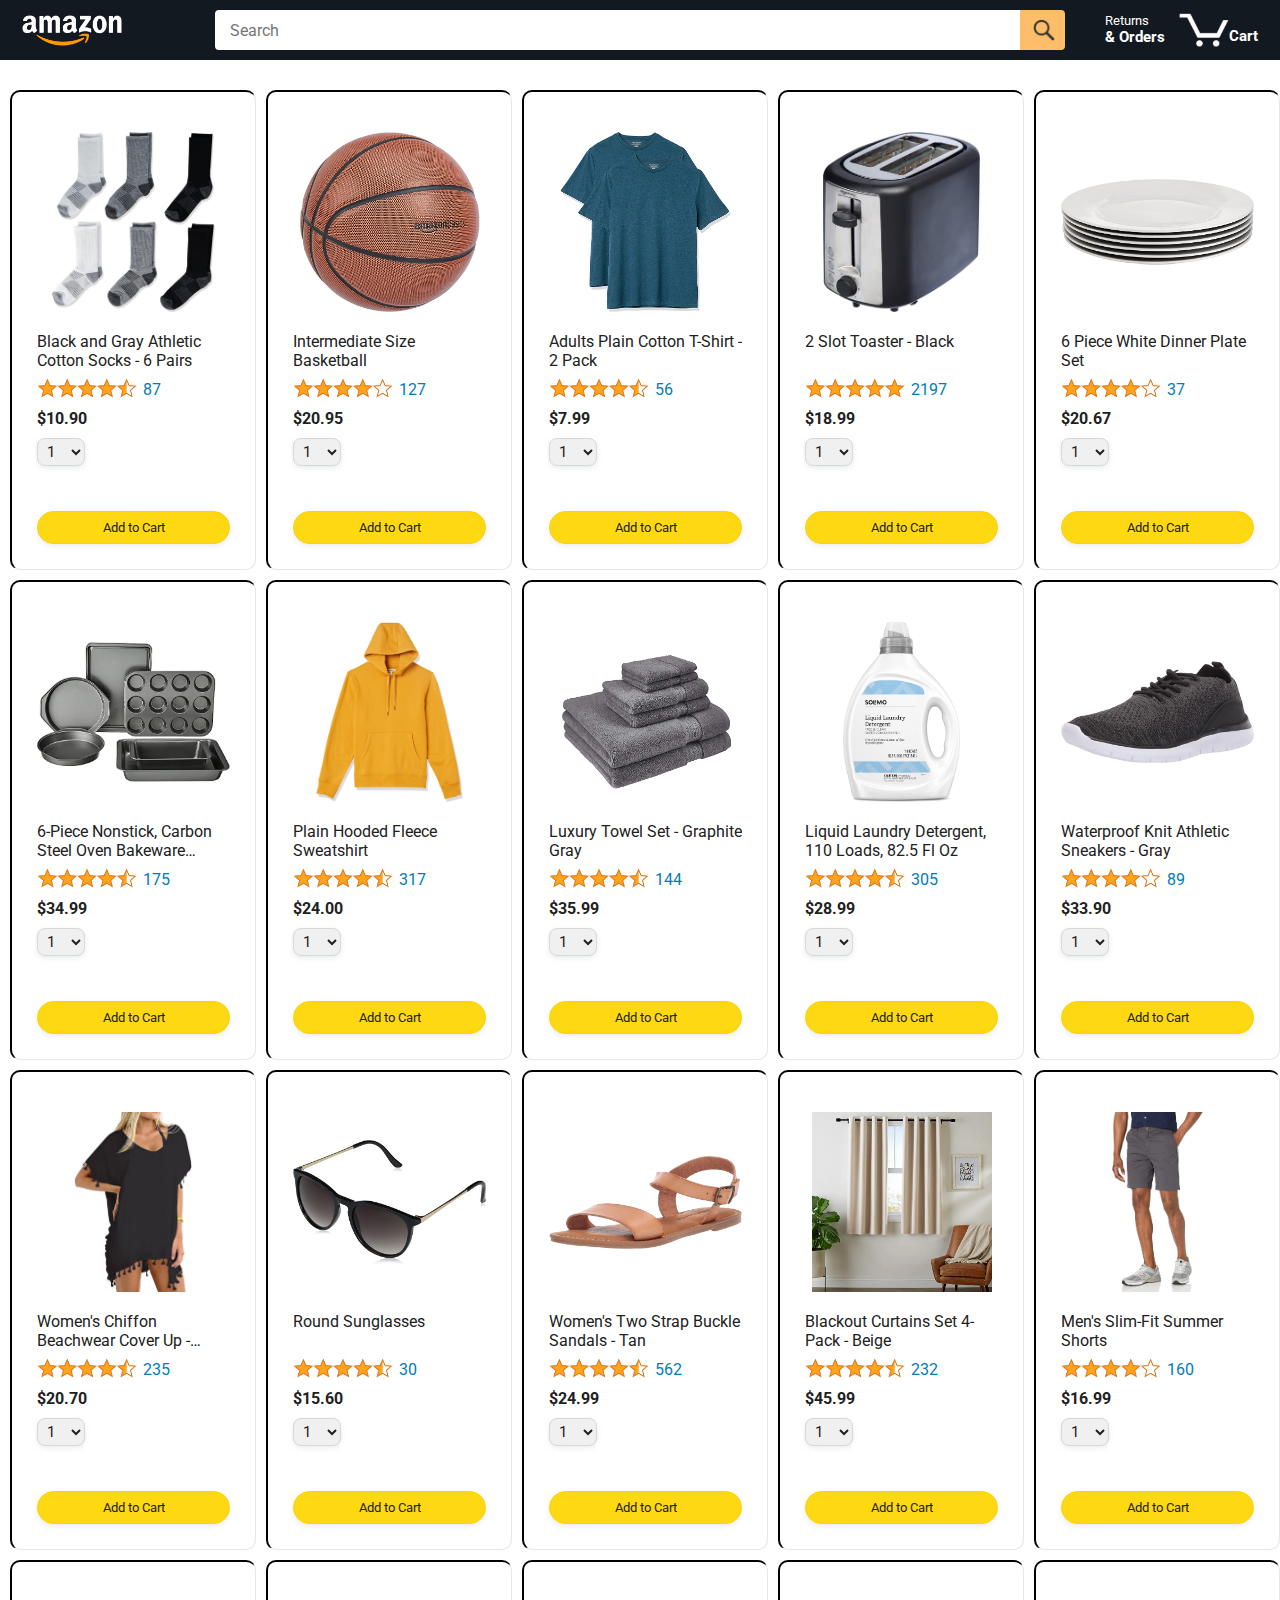
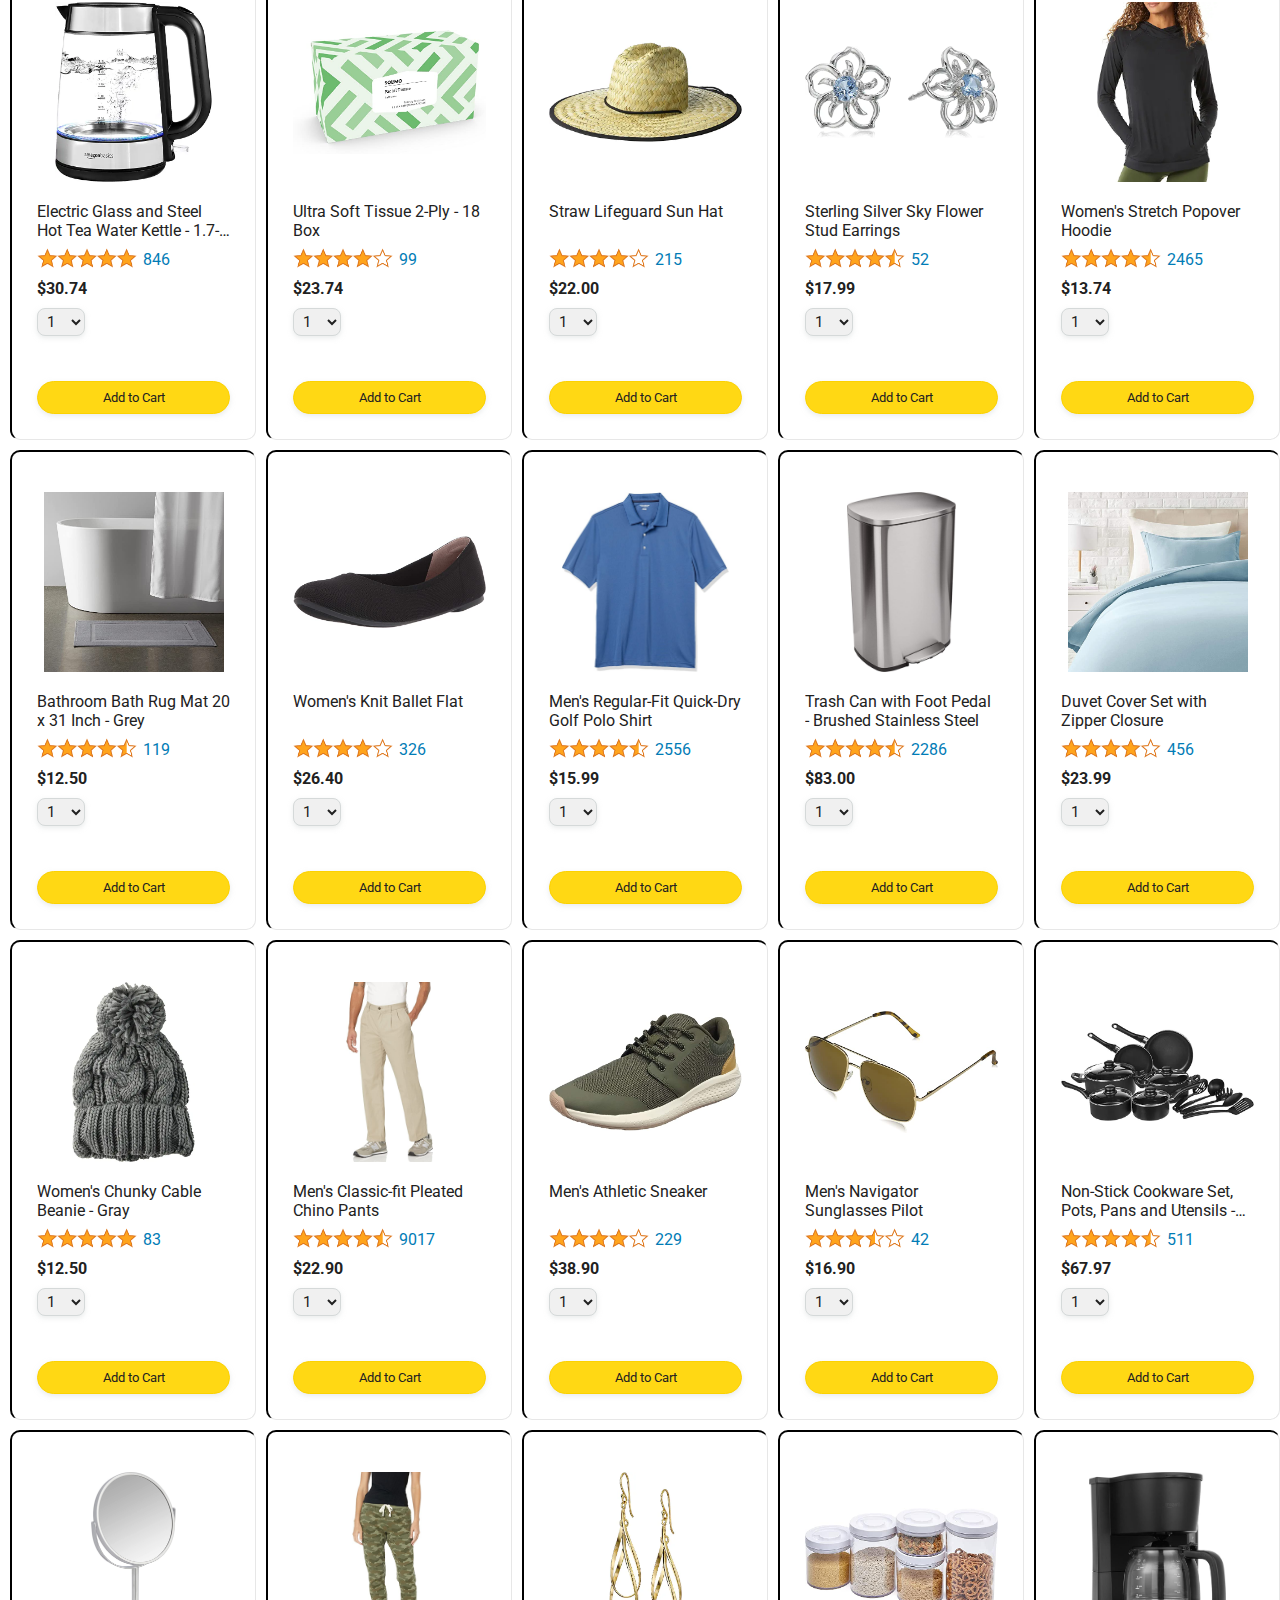
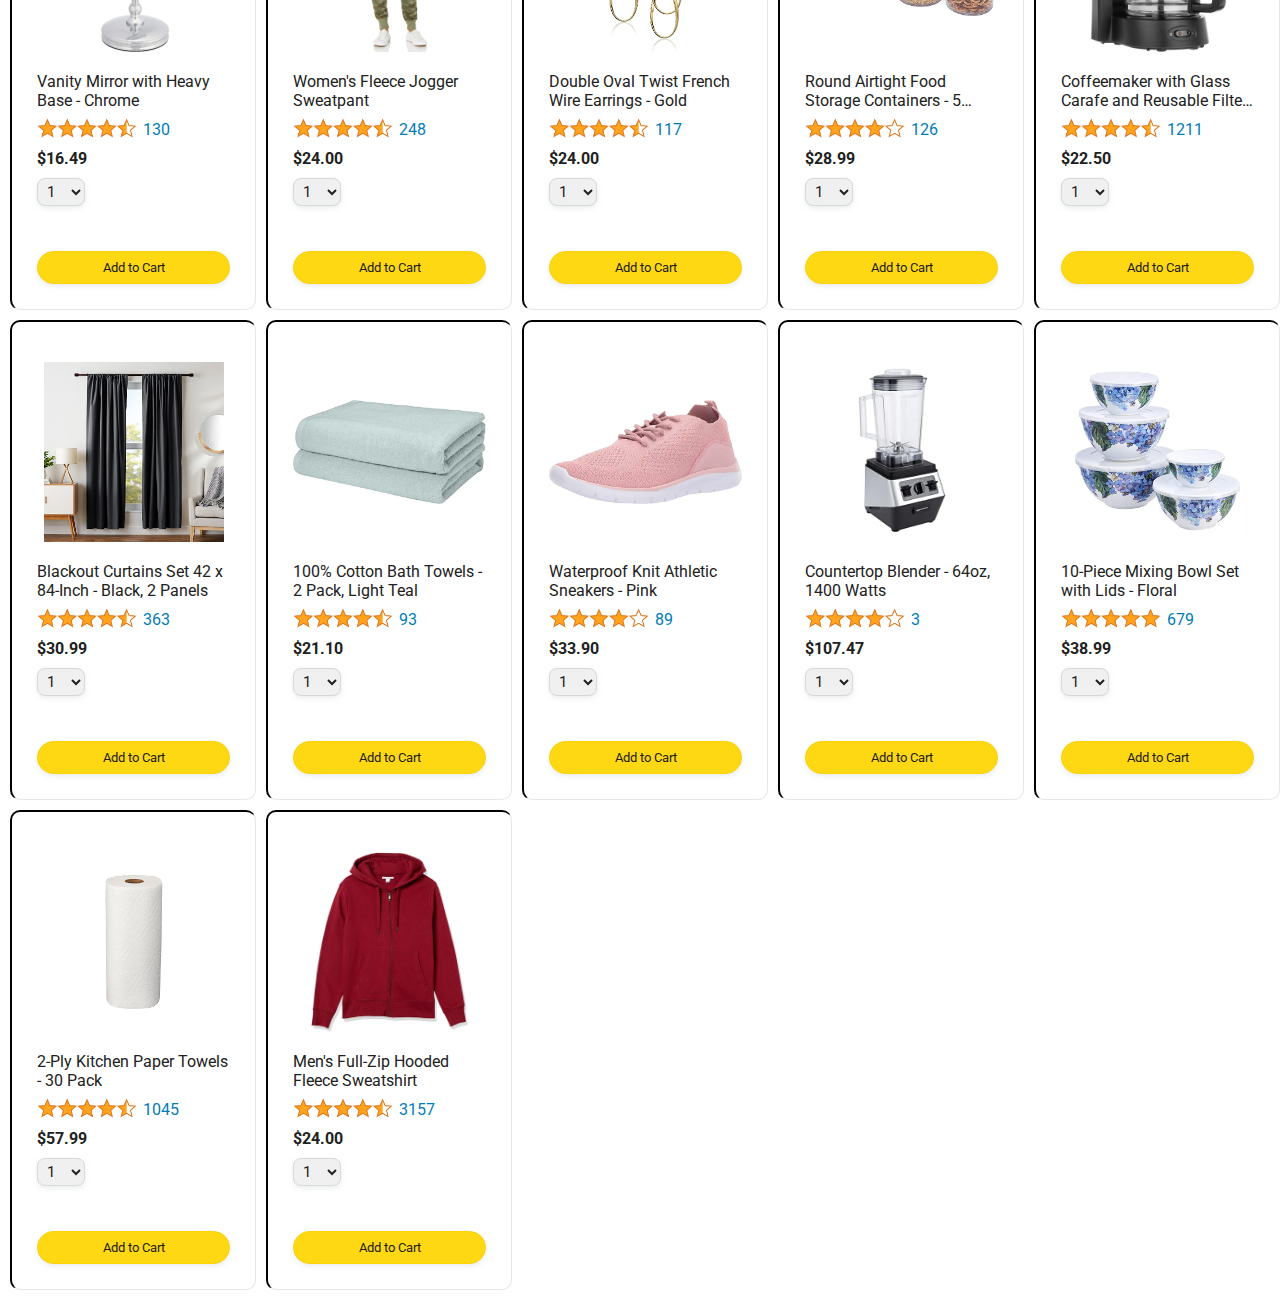
<file: index.html>
<!DOCTYPE html>
<html lang="en">
  <head>
    <title>Complex E-commerce Website</title>

    <!-- This code is needed for responsive design to work.
      (Responsive design = make the website look good on
      smaller screen sizes like a phone or a tablet). -->
    <meta name="viewport" content="width=device-width, initial-scale=1">

    <!-- Load a font called Roboto from Google Fonts. -->
    <link rel="preconnect" href="https://fonts.googleapis.com">
    <link rel="preconnect" href="https://fonts.gstatic.com" crossorigin>
    <link href="https://fonts.googleapis.com/css2?family=Roboto:wght@400;500;700&display=swap" rel="stylesheet">

    <!-- Here are the CSS files for this page. -->
    <link rel="stylesheet" href="styles/shared/general.css">
    <link rel="stylesheet" href="styles/shared/amazon-header.css">
    <link rel="stylesheet" href="styles/pages/amazon.css">
  </head>
  <body>
    <div class="amazon-header">
      <div class="amazon-header-left-section">
        <a href="index.html" class="header-link">
          <img class="amazon-logo"
            src="images/amazon-logo-white.png">
          <img class="amazon-mobile-logo"
            src="images/amazon-mobile-logo-white.png">
        </a>
      </div>

      <div class="amazon-header-middle-section">
        <input class="search-bar" type="text" placeholder="Search">

        <button class="search-button">
          <img class="search-icon" src="images/icons/search-icon.png">
        </button>
      </div>

      <div class="amazon-header-right-section">
        <a class="orders-link header-link" href="orders.html">
          <span class="returns-text">Returns</span>
          <span class="orders-text">& Orders</span>
        </a>

        <a class="cart-link header-link" href="checkout.html">
          <img class="cart-icon" src="images/icons/cart-icon.png">
          <div class="cart-quantity js-cart-quantity"></div>
          <div class="cart-text">Cart</div>
        </a>
      </div>
    </div>
    
    <div class="main">
      <div class="products-grid js-products-grid">
      </div>
    </div>

    <script type="module" src="scripts/amazon.js"></script>
  </body>
</html>
</file>
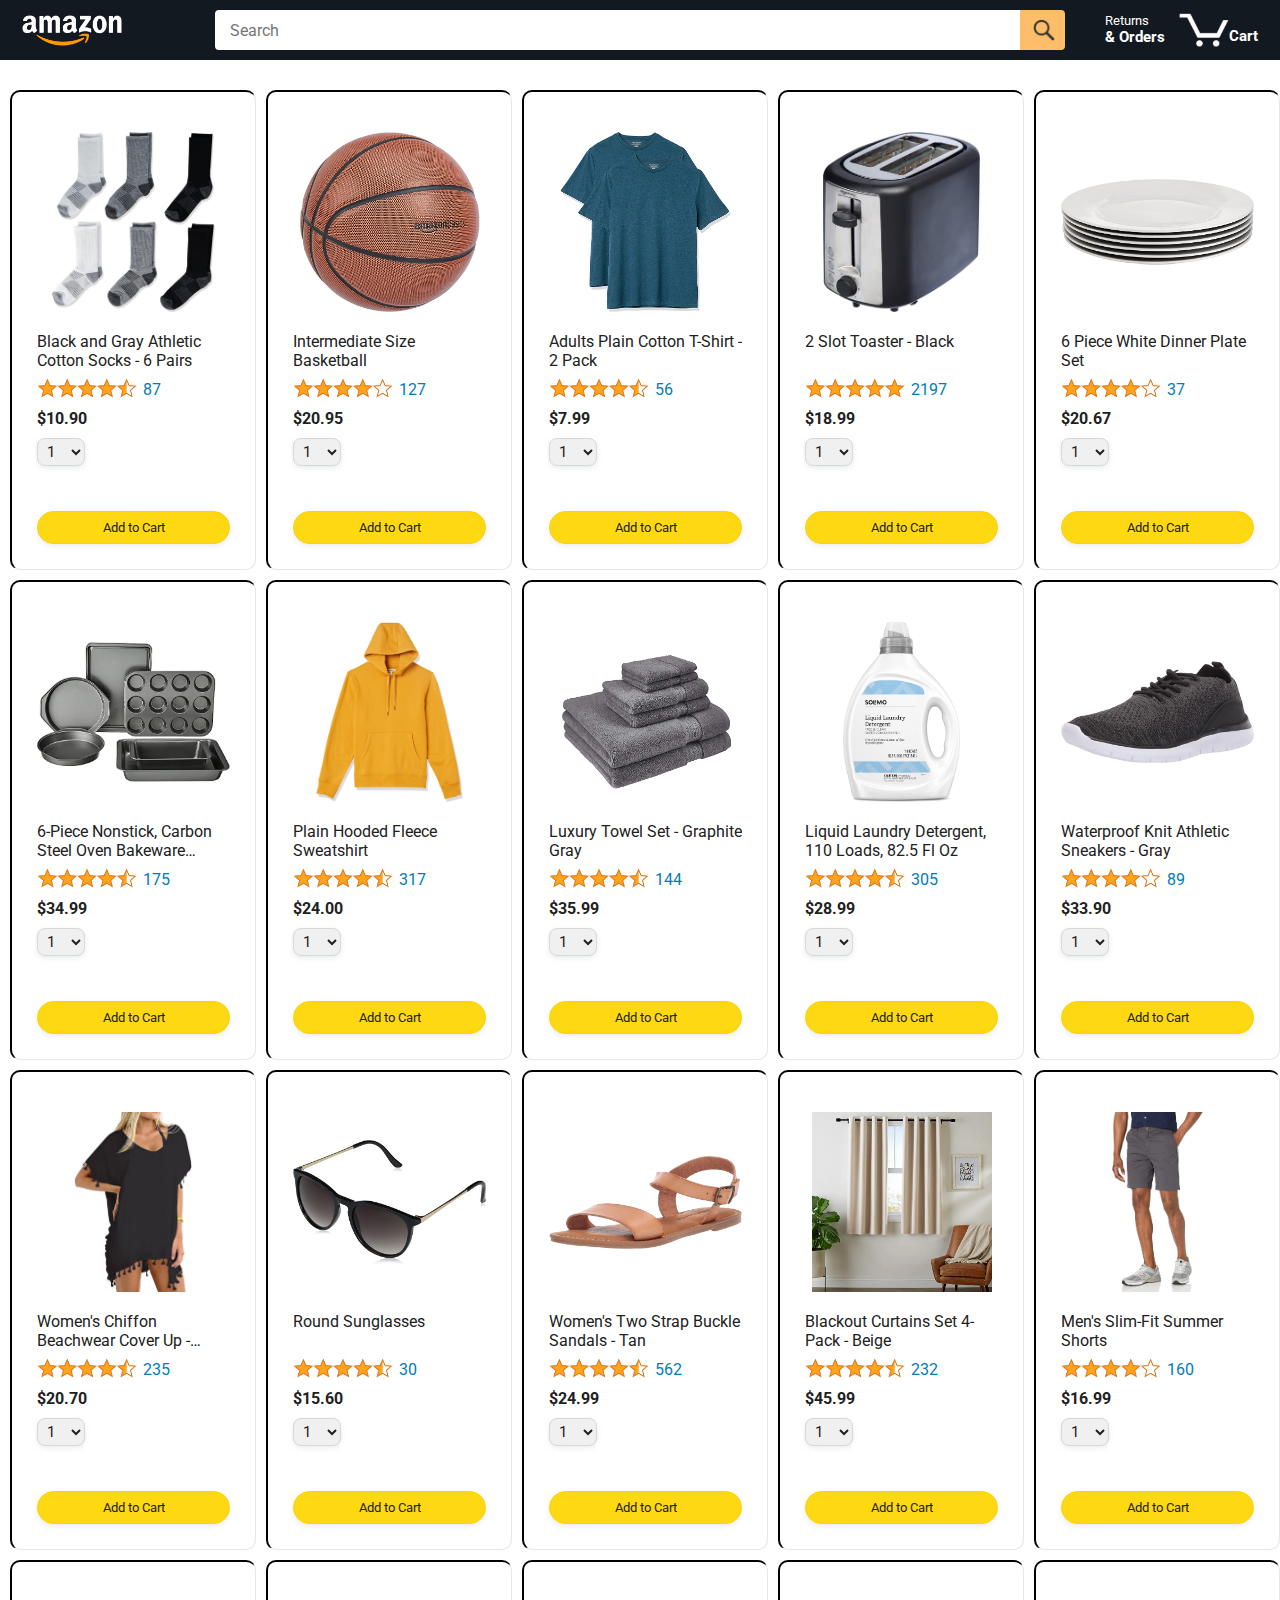
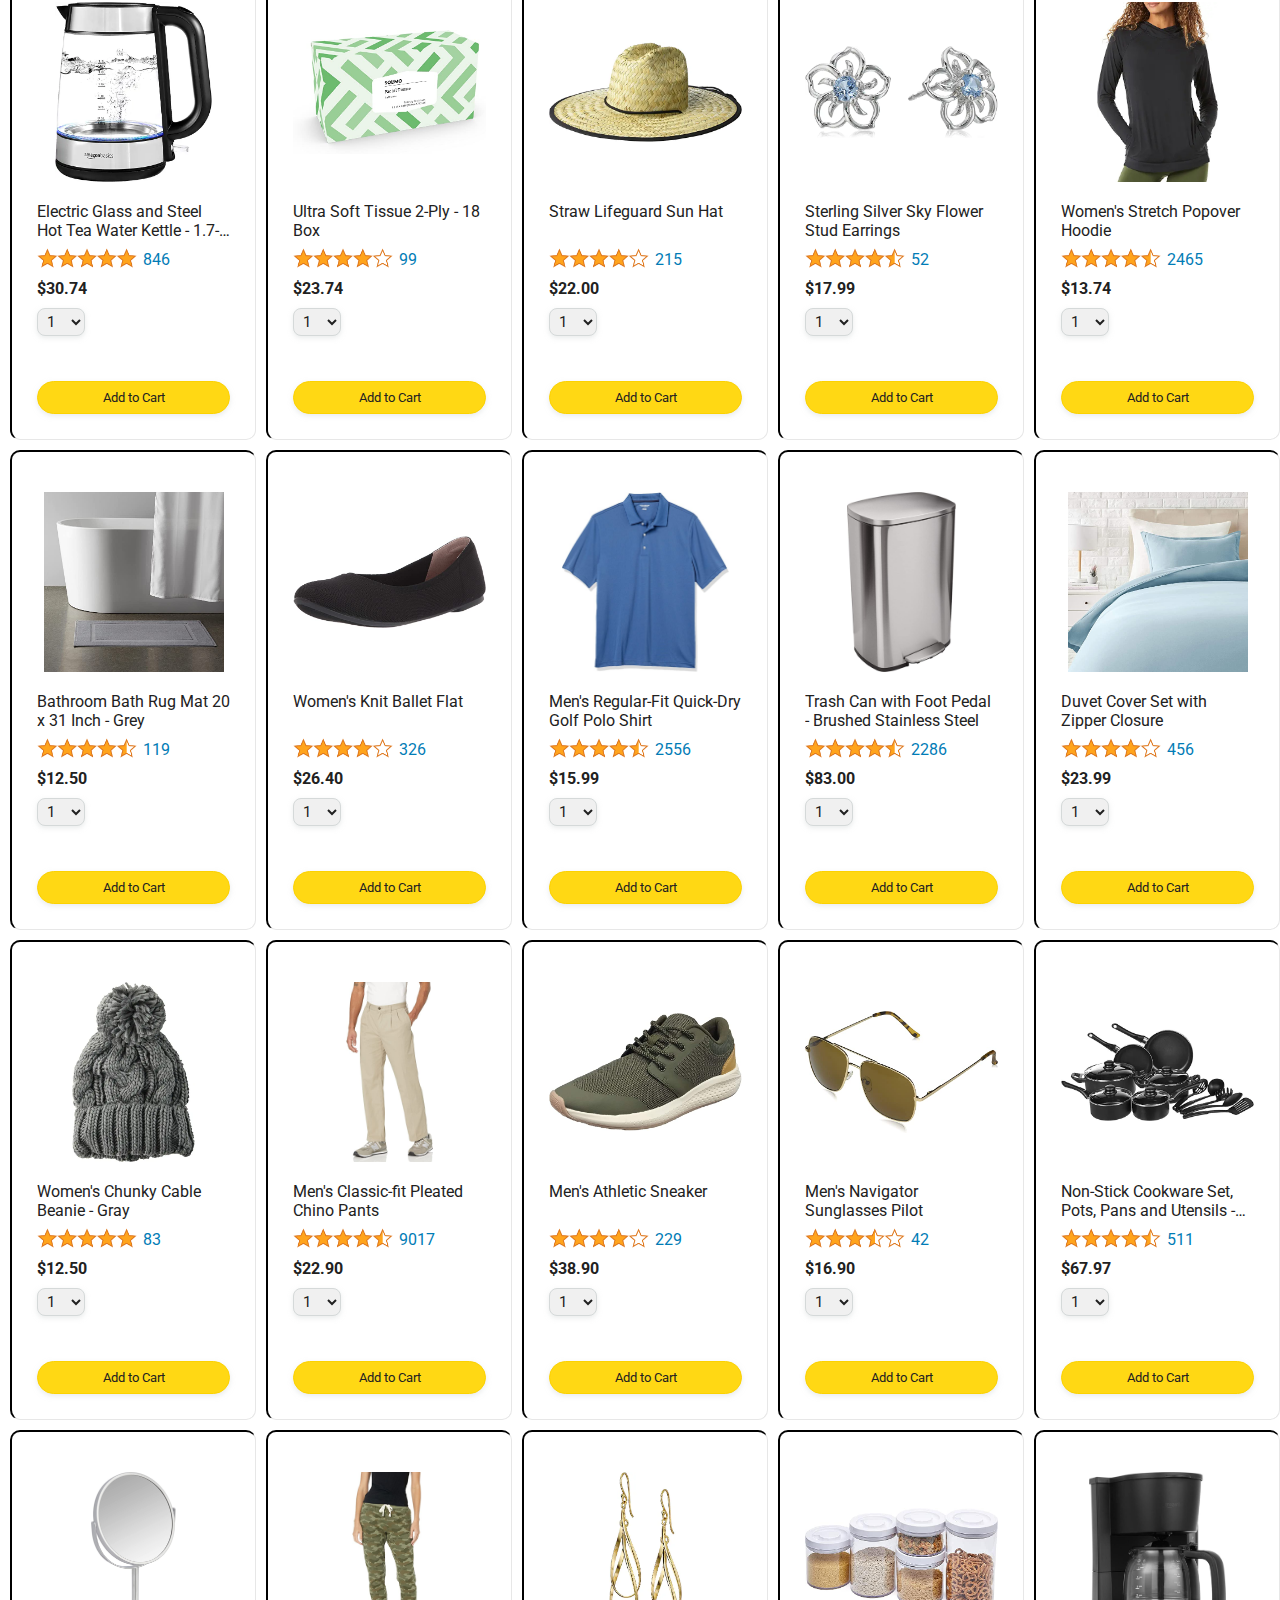
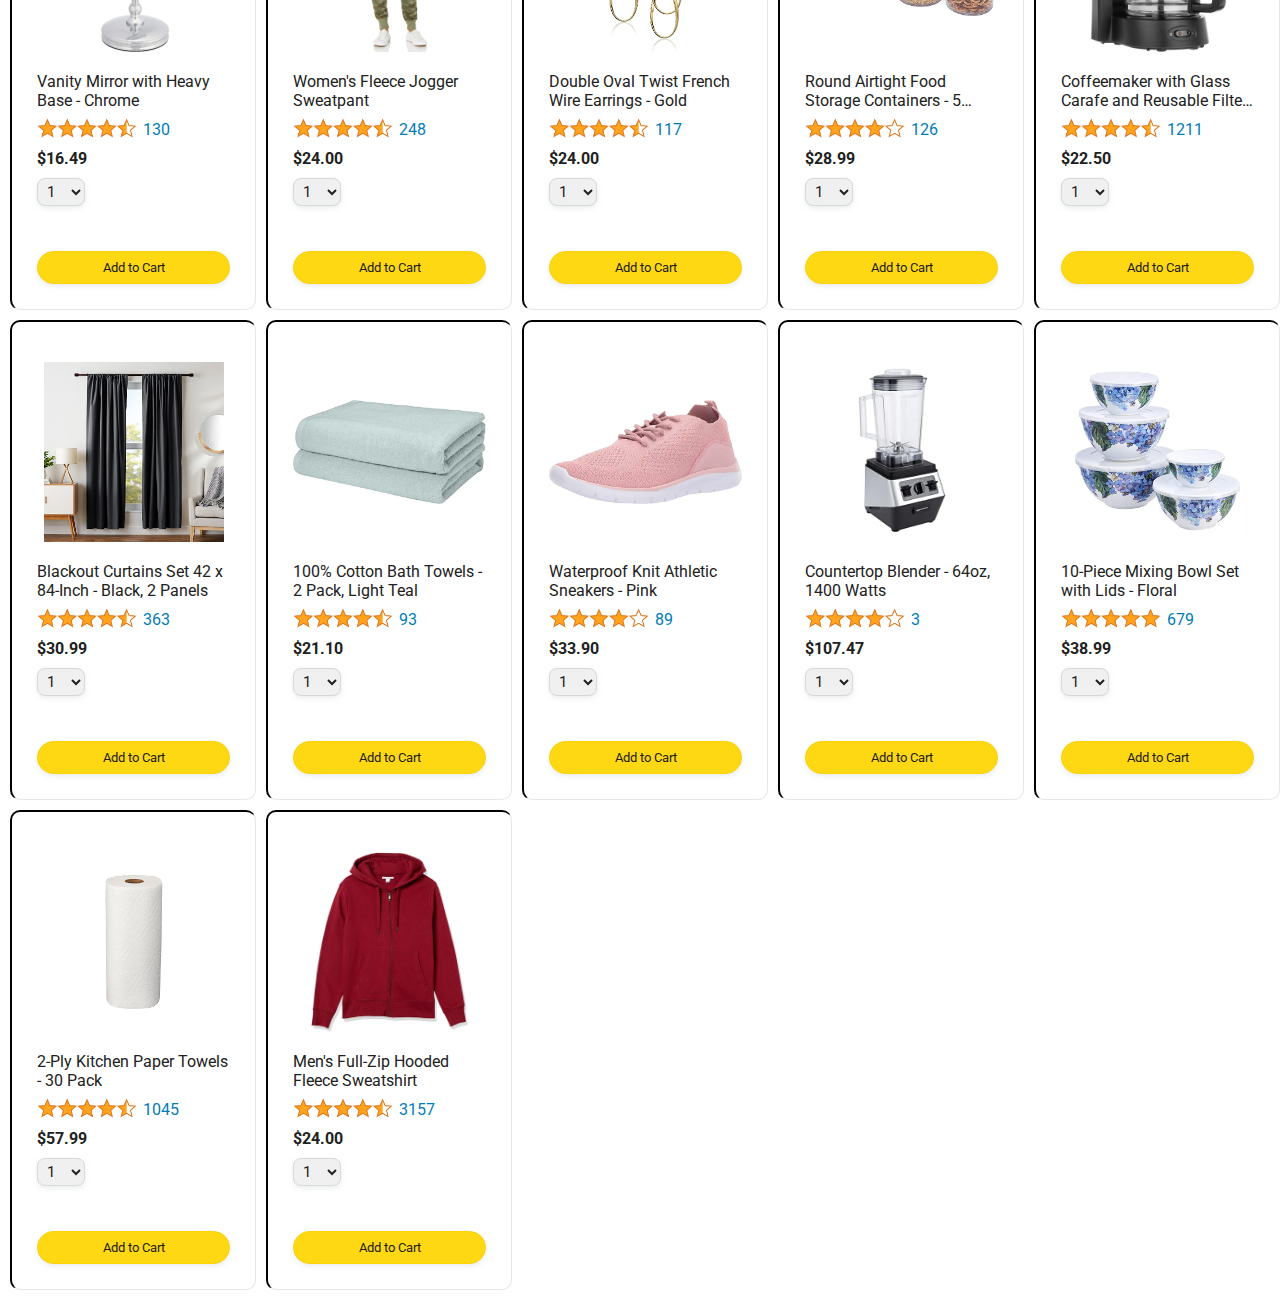
<file: amazon.html>
<!DOCTYPE html>
<html lang="en">
  <head>
    <title>Amazon Project</title>

    <!-- This code is needed for responsive design to work.
      (Responsive design = make the website look good on
      smaller screen sizes like a phone or a tablet). -->
    <meta name="viewport" content="width=device-width, initial-scale=1">

    <!-- Load a font called Roboto from Google Fonts. -->
    <link rel="preconnect" href="https://fonts.googleapis.com">
    <link rel="preconnect" href="https://fonts.gstatic.com" crossorigin>
    <link href="https://fonts.googleapis.com/css2?family=Roboto:wght@400;500;700&display=swap" rel="stylesheet">

    <!-- Here are the CSS files for this page. -->
    <link rel="stylesheet" href="styles/shared/general.css">
    <link rel="stylesheet" href="styles/shared/amazon-header.css">
    <link rel="stylesheet" href="styles/pages/amazon.css">
  </head>
  <body>
    <div class="amazon-header">
      <div class="amazon-header-left-section">
        <a href="amazon.html" class="header-link">
          <img class="amazon-logo"
            src="images/amazon-logo-white.png">
          <img class="amazon-mobile-logo"
            src="images/amazon-mobile-logo-white.png">
        </a>
      </div>

      <div class="amazon-header-middle-section">
        <input class="search-bar" type="text" placeholder="Search">

        <button class="search-button">
          <img class="search-icon" src="images/icons/search-icon.png">
        </button>
      </div>

      <div class="amazon-header-right-section">
        <a class="orders-link header-link" href="orders.html">
          <span class="returns-text">Returns</span>
          <span class="orders-text">& Orders</span>
        </a>

        <a class="cart-link header-link" href="checkout.html">
          <img class="cart-icon" src="images/icons/cart-icon.png">
          <div class="cart-quantity js-cart-quantity"></div>
          <div class="cart-text">Cart</div>
        </a>
      </div>
    </div>
    
    <div class="main">
      <div class="products-grid js-products-grid">
      </div>
    </div>

    <script type="module" src="scripts/amazon.js"></script>
  </body>
</html>
</file>
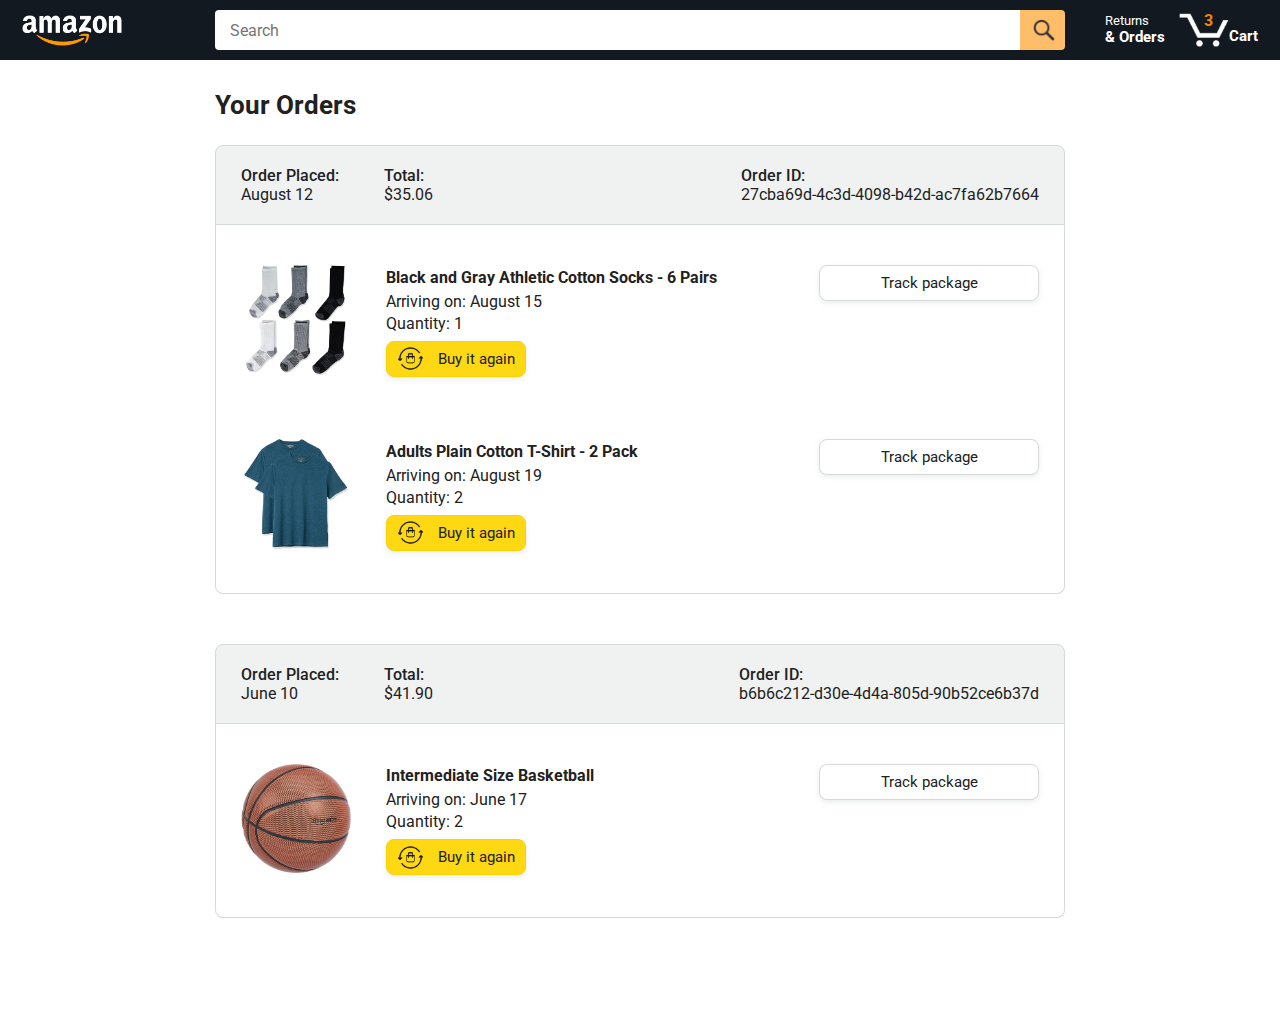
<file: orders.html>
<!DOCTYPE html>
<html>
  <head>
    <title>Orders</title>

    <!-- This code is needed for responsive design to work.
      (Responsive design = make the website look good on
      smaller screen sizes like a phone or a tablet). -->
    <meta name="viewport" content="width=device-width, initial-scale=1">

    <!-- Load a font called Roboto from Google Fonts. -->
    <link rel="preconnect" href="https://fonts.googleapis.com">
    <link rel="preconnect" href="https://fonts.gstatic.com" crossorigin>
    <link href="https://fonts.googleapis.com/css2?family=Roboto:wght@400;500;700&display=swap" rel="stylesheet">

    <!-- Here are the CSS files for this page. -->
    <link rel="stylesheet" href="styles/shared/general.css">
    <link rel="stylesheet" href="styles/shared/amazon-header.css">
    <link rel="stylesheet" href="styles/pages/orders.css">
  </head>
  <body>
    <div class="amazon-header">
      <div class="amazon-header-left-section">
        <a href="index.html" class="header-link">
          <img class="amazon-logo"
            src="images/amazon-logo-white.png">
          <img class="amazon-mobile-logo"
            src="images/amazon-mobile-logo-white.png">
        </a>
      </div>

      <div class="amazon-header-middle-section">
        <input class="search-bar" type="text" placeholder="Search">

        <button class="search-button">
          <img class="search-icon" src="images/icons/search-icon.png">
        </button>
      </div>

      <div class="amazon-header-right-section">
        <a class="orders-link header-link" href="orders.html">
          <span class="returns-text">Returns</span>
          <span class="orders-text">& Orders</span>
        </a>

        <a class="cart-link header-link" href="checkout.html">
          <img class="cart-icon" src="images/icons/cart-icon.png">
          <div class="cart-quantity">3</div>
          <div class="cart-text">Cart</div>
        </a>
      </div>
    </div>

    <div class="main">
      <div class="page-title">Your Orders</div>

      <div class="orders-grid">
        <div class="order-container">
          
          <div class="order-header">
            <div class="order-header-left-section">
              <div class="order-date">
                <div class="order-header-label">Order Placed:</div>
                <div>August 12</div>
              </div>
              <div class="order-total">
                <div class="order-header-label">Total:</div>
                <div>$35.06</div>
              </div>
            </div>

            <div class="order-header-right-section">
              <div class="order-header-label">Order ID:</div>
              <div>27cba69d-4c3d-4098-b42d-ac7fa62b7664</div>
            </div>
          </div>

          <div class="order-details-grid">
            <div class="product-image-container">
              <img src="images/products/athletic-cotton-socks-6-pairs.jpg">
            </div>

            <div class="product-details">
              <div class="product-name">
                Black and Gray Athletic Cotton Socks - 6 Pairs
              </div>
              <div class="product-delivery-date">
                Arriving on: August 15
              </div>
              <div class="product-quantity">
                Quantity: 1
              </div>
              <button class="buy-again-button button-primary">
                <img class="buy-again-icon" src="images/icons/buy-again.png">
                <span class="buy-again-message">Buy it again</span>
              </button>
            </div>

            <div class="product-actions">
              <a href="tracking.html">
                <button class="track-package-button button-secondary">
                  Track package
                </button>
              </a>
            </div>

            <div class="product-image-container">
              <img src="images/products/adults-plain-cotton-tshirt-2-pack-teal.jpg">
            </div>

            <div class="product-details">
              <div class="product-name">
                Adults Plain Cotton T-Shirt - 2 Pack
              </div>
              <div class="product-delivery-date">
                Arriving on: August 19
              </div>
              <div class="product-quantity">
                Quantity: 2
              </div>
              <button class="buy-again-button button-primary">
                <img class="buy-again-icon" src="images/icons/buy-again.png">
                <span class="buy-again-message">Buy it again</span>
              </button>
            </div>

            <div class="product-actions">
              <a href="tracking.html">
                <button class="track-package-button button-secondary">
                  Track package
                </button>
              </a>
            </div>
          </div>
        </div>

        <div class="order-container">

          <div class="order-header">
            <div class="order-header-left-section">
              <div class="order-date">
                <div class="order-header-label">Order Placed:</div>
                <div>June 10</div>
              </div>
              <div class="order-total">
                <div class="order-header-label">Total:</div>
                <div>$41.90</div>
              </div>
            </div>

            <div class="order-header-right-section">
              <div class="order-header-label">Order ID:</div>
              <div>b6b6c212-d30e-4d4a-805d-90b52ce6b37d</div>
            </div>
          </div>

          <div class="order-details-grid">
            <div class="product-image-container">
              <img src="images/products/intermediate-composite-basketball.jpg">
            </div>

            <div class="product-details">
              <div class="product-name">
                Intermediate Size Basketball
              </div>
              <div class="product-delivery-date">
                Arriving on: June 17
              </div>
              <div class="product-quantity">
                Quantity: 2
              </div>
              <button class="buy-again-button button-primary">
                <img class="buy-again-icon" src="images/icons/buy-again.png">
                <span class="buy-again-message">Buy it again</span>
              </button>
            </div>

            <div class="product-actions">
              <a href="tracking.html">
                <button class="track-package-button button-secondary">
                  Track package
                </button>
              </a>
            </div>
          </div>
        </div>
      </div>
    </div>
  </body>
</html>
</file>
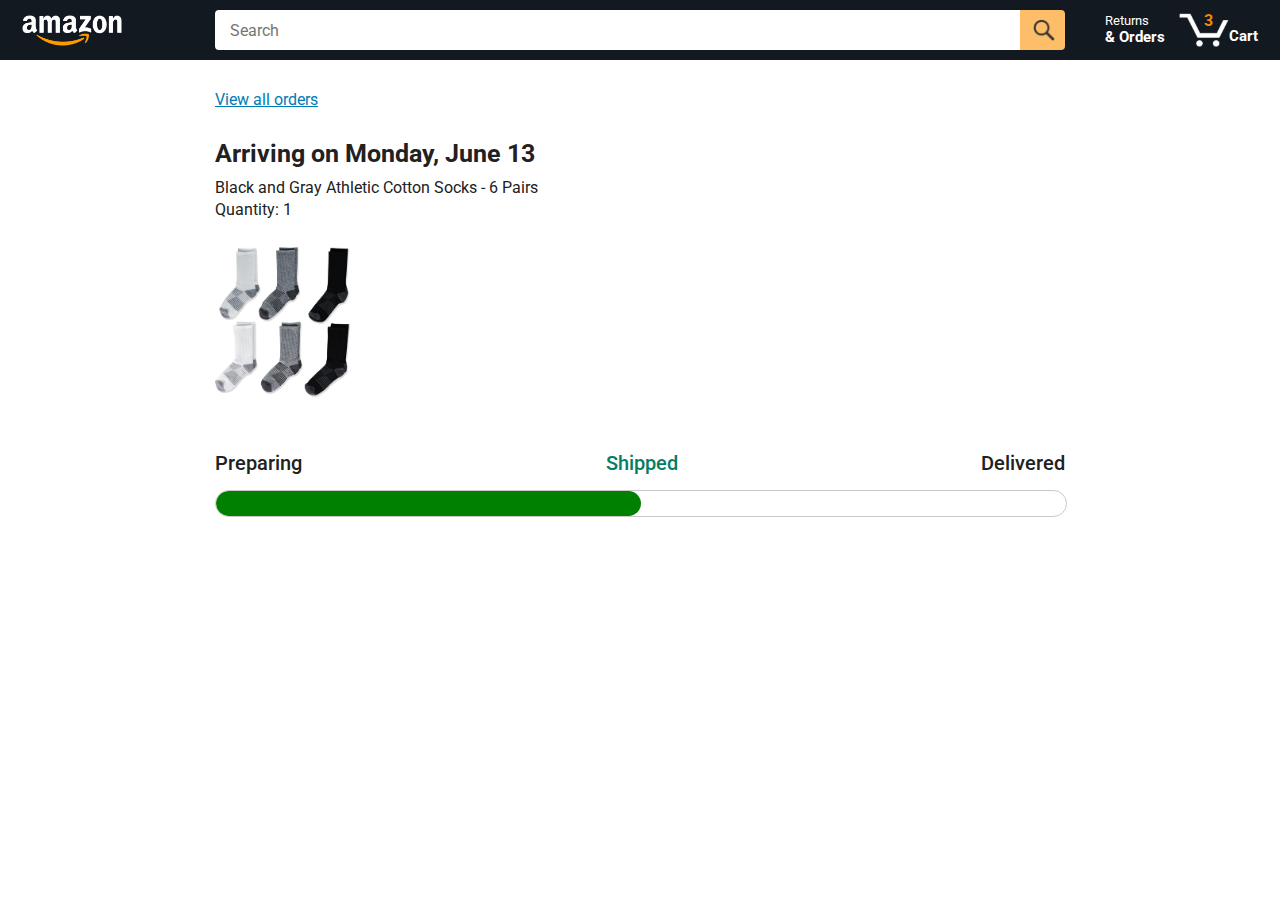
<file: tracking.html>
<!DOCTYPE html>
<html>
  <head>
    <title>Tracking</title>

    <!-- This code is needed for responsive design to work.
      (Responsive design = make the website look good on
      smaller screen sizes like a phone or a tablet). -->
    <meta name="viewport" content="width=device-width, initial-scale=1">

    <!-- Load a font called Roboto from Google Fonts. -->
    <link rel="preconnect" href="https://fonts.googleapis.com">
    <link rel="preconnect" href="https://fonts.gstatic.com" crossorigin>
    <link href="https://fonts.googleapis.com/css2?family=Roboto:wght@400;500;700&display=swap" rel="stylesheet">

    <!-- Here are the CSS files for this page. -->
    <link rel="stylesheet" href="styles/shared/general.css">
    <link rel="stylesheet" href="styles/shared/amazon-header.css">
    <link rel="stylesheet" href="styles/pages/tracking.css">
  </head>
  <body>
    <div class="amazon-header">
      <div class="amazon-header-left-section">
        <a href="index.html" class="header-link">
          <img class="amazon-logo"
            src="images/amazon-logo-white.png">
          <img class="amazon-mobile-logo"
            src="images/amazon-mobile-logo-white.png">
        </a>
      </div>

      <div class="amazon-header-middle-section">
        <input class="search-bar" type="text" placeholder="Search">

        <button class="search-button">
          <img class="search-icon" src="images/icons/search-icon.png">
        </button>
      </div>

      <div class="amazon-header-right-section">
        <a class="orders-link header-link" href="orders.html">
          <span class="returns-text">Returns</span>
          <span class="orders-text">& Orders</span>
        </a>

        <a class="cart-link header-link" href="checkout.html">
          <img class="cart-icon" src="images/icons/cart-icon.png">
          <div class="cart-quantity">3</div>
          <div class="cart-text">Cart</div>
        </a>
      </div>
    </div>

    <div class="main">
      <div class="order-tracking">
        <a class="back-to-orders-link link-primary" href="orders.html">
          View all orders
        </a>

        <div class="delivery-date">
          Arriving on Monday, June 13
        </div>

        <div class="product-info">
          Black and Gray Athletic Cotton Socks - 6 Pairs
        </div>

        <div class="product-info">
          Quantity: 1
        </div>

        <img class="product-image" src="images/products/athletic-cotton-socks-6-pairs.jpg">

        <div class="progress-labels-container">
          <div class="progress-label">
            Preparing
          </div>
          <div class="progress-label current-status">
            Shipped
          </div>
          <div class="progress-label">
            Delivered
          </div>
        </div>

        <div class="progress-bar-container">
          <div class="progress-bar"></div>
        </div>
      </div>
    </div>
  </body>
</html>
</file>
<file: styles/shared/general.css>
body {
  font-family: Roboto, Arial;
  color: rgb(33, 33, 33);
  /* The <body> element has a default margin of 8px
     on all sides. This removes the default margins. */
  margin: 0;
}

/* <p> elements have a default margin on the top
   and bottom. This removes the default margins. */
p {
  margin: 0;
}

button {
  cursor: pointer;
}

select {
  cursor: pointer;
}

input, select, button {
  font-family: Roboto, Arial;
}

.button-primary {
  color: rgb(33, 33, 33);
  background-color: rgb(255, 216, 20);
  border: 1px solid rgb(252, 210, 0);
  border-radius: 8px;
  cursor: pointer;
  box-shadow: 0 2px 5px rgba(213, 217, 217, 0.5);
}

.button-primary:hover {
  background-color: rgb(247, 202, 0);
  border: 1px solid rgb(242, 194, 0);
}

.button-primary:active {
  background: rgb(255, 216, 20);
  border-color: rgb(252, 210, 0);
  box-shadow: none;
}

.button-secondary {
  color: rgb(33, 33, 33);
  background: white;
  border: 1px solid rgb(213, 217, 217);
  border-radius: 8px;
  cursor: pointer;
  box-shadow: 0 2px 5px rgba(213, 217, 217, 0.5);
}

.button-secondary:hover {
  background-color: rgb(247, 250, 250);
}

.button-secondary:active {
  background-color: rgb(237, 253, 255);
  box-shadow: none;
}

/* These styles will limit text to 2 lines. Anything
   beyond 2 lines will be replaced with "..."
   You can find this code by using an A.I. tool or by
   searching in Google.
   https://css-tricks.com/almanac/properties/l/line-clamp/ */
.limit-text-to-2-lines {
  display: -webkit-box;
  -webkit-line-clamp: 2;
  -webkit-box-orient: vertical;
  overflow: hidden;
}

.link-primary {
  color: rgb(1, 124, 182);
  cursor: pointer;
}

.link-primary:hover {
  color: rgb(196, 80, 0);
}

/* Styles for dropdown selectors. */
select {
  color: rgb(33, 33, 33);
  background-color: rgb(240, 240, 240);
  border: 1px solid rgb(213, 217, 217);
  border-radius: 8px;
  padding: 3px 5px;
  font-size: 15px;
  cursor: pointer;
  box-shadow: 0 2px 5px rgba(213, 217, 217, 0.5);
}

select:focus,
input:focus {
  outline: 2px solid rgb(255, 153, 0);
}
</file>
<file: styles/shared/amazon-header.css>
.amazon-header {
  background-color: rgb(19, 25, 33);
  color: white;
  padding-left: 15px;
  padding-right: 15px;

  display: flex;
  align-items: center;
  justify-content: space-between;

  position: fixed;
  top: 0;
  left: 0;
  right: 0;
  height: 60px;
}

.amazon-header-left-section {
  width: 180px;
}

@media (max-width: 800px) {
  .amazon-header-left-section {
    width: unset;
  }
}

.header-link {
  display: inline-block;
  padding: 6px;
  border-radius: 2px;
  cursor: pointer;
  text-decoration: none;
  border: 1px solid rgba(0, 0, 0, 0);
}

.header-link:hover {
  border: 1px solid white;
}

.amazon-logo {
  width: 100px;
  margin-top: 5px;
}

.amazon-mobile-logo {
  display: none;
}

@media (max-width: 575px) {
  .amazon-logo {
    display: none;
  }

  .amazon-mobile-logo {
    display: block;
    height: 35px;
    margin-top: 5px;
  }
}

.amazon-header-middle-section {
  flex: 1;
  max-width: 850px;
  margin-left: 10px;
  margin-right: 10px;
  display: flex;
}

.search-bar {
  flex: 1;
  width: 0;
  font-size: 16px;
  height: 38px;
  padding-left: 15px;
  border: none;
  border-top-left-radius: 4px;
  border-bottom-left-radius: 4px;
  border-top-right-radius: 0;
  border-bottom-right-radius: 0;
}

.search-button {
  background-color: rgb(254, 189, 105);
  border: none;
  width: 45px;
  height: 40px;
  border-top-right-radius: 4px;
  border-bottom-right-radius: 4px;
  flex-shrink: 0;
}

.search-icon {
  height: 22px;
  margin-left: 2px;
  margin-top: 3px;
}

.amazon-header-right-section {
  width: 180px;
  flex-shrink: 0;
  display: flex;
  justify-content: end;
}

.orders-link {
  color: white;
}

.returns-text {
  display: block;
  font-size: 13px;
}

.orders-text {
  display: block;
  font-size: 15px;
  font-weight: 700;
}

.cart-link {
  color: white;
  display: flex;
  align-items: center;
  position: relative;
}

.cart-icon {
  width: 50px;
}

.cart-text {
  margin-top: 12px;
  font-size: 15px;
  font-weight: 700;
}

.cart-quantity {
  color: rgb(240, 136, 4);
  font-size: 16px;
  font-weight: 700;

  position: absolute;
  top: 4px;
  left: 22px;
  
  width: 26px;
  text-align: center;
}
</file>
<file: styles/pages/amazon.css>
.main {
  margin-top: 60px;
}

.products-grid {
  display: grid;

  /* - In CSS Grid, 1fr means a column will take up the
       remaining space in the grid.
     - If we write 1fr 1fr ... 1fr; 8 times, this will
       divide the grid into 8 columns, each taking up an
       equal amount of the space.
     - repeat(8, 1fr); is a shortcut for repeating "1fr"
       8 times (instead of typing out "1fr" 8 times).
       repeat(...) is a special property that works with
       display: grid; */
  grid-template-columns: repeat(8, 1fr);
  padding-top: 30px;
}

.product-container {
  margin-left: 10px;
  margin-bottom: 10px;
  border: 2px solid black;
  border-radius: 10px;
}

/* @media is used to create responsive design (making the
   website look good on any screen size). This @media
   means when the screen width is 2000px or less, we
   will divide the grid into 7 columns instead of 8. */
@media (max-width: 2000px) {
  .products-grid {
    grid-template-columns: repeat(7, 1fr);
  }
}

/* This @media means when the screen width is 1600px or
   less, we will divide the grid into 6 columns. */
@media (max-width: 1600px) {
  .products-grid {
    grid-template-columns: repeat(6, 1fr);
  }
}

@media (max-width: 1300px) {
  .products-grid {
    grid-template-columns: repeat(5, 1fr);
  }
}

@media (max-width: 1000px) {
  .products-grid {
    grid-template-columns: repeat(4, 1fr);
  }
}

@media (max-width: 800px) {
  .products-grid {
    grid-template-columns: repeat(3, 1fr);
  }
}

@media (max-width: 575px) {
  .products-grid {
    grid-template-columns: repeat(2, 1fr);
  }
}

@media (max-width: 450px) {
  .products-grid {
    grid-template-columns: 1fr;
  }
}

.product-container {
  padding-top: 40px;
  padding-bottom: 25px;
  padding-left: 25px;
  padding-right: 25px;

  border-right: 1px solid rgb(231, 231, 231);
  border-bottom: 1px solid rgb(231, 231, 231);

  display: flex;
  flex-direction: column;
}

.product-image-container {
  display: flex;
  justify-content: center;
  align-items: center;

  height: 180px;
  margin-bottom: 20px;
}

.product-image {
  /* Images will overflow their container by default. To
    prevent this, we set max-width and max-height to 100%
    so they stay inside their container. */
  max-width: 100%;
  max-height: 100%;
}

.product-name {
  height: 40px;
  margin-bottom: 5px;
}

.product-rating-container {
  display: flex;
  align-items: center;
  margin-bottom: 10px;
}

.product-rating-stars {
  width: 100px;
  margin-right: 6px;
}

.product-rating-count {
  color: rgb(1, 124, 182);
  cursor: pointer;
  margin-top: 3px;
}

.product-price {
  font-weight: 700;
  margin-bottom: 10px;
}

.product-quantity-container {
  margin-bottom: 17px;
}

.product-spacer {
  flex: 1;
}

.added-to-cart {
  color: rgb(6, 125, 98);
  font-size: 16px;

  display: flex;
  align-items: center;
  margin-bottom: 8px;

  /* At first, the "Added to cart" message will
     be invisible. Use JavaScript to change the
     opacity and make it visible. */
  opacity: 0;
}

.added-to-cart img {
  height: 20px;
  margin-right: 5px;
}

.add-to-cart-button {
  width: 100%;
  padding: 8px;
  border-radius: 50px;
}

.added-message {
  opacity: 1;
}
</file>
<file: styles/pages/orders.css>
.main {
  max-width: 850px;
  margin-top: 90px;
  margin-bottom: 100px;
  padding-left: 20px;
  padding-right: 20px;

  /* margin-left: auto;
     margin-right auto;
     Is a trick for centering an element horizontally
     without needing a container. */
  margin-left: auto;
  margin-right: auto;
}

.page-title {
  font-weight: 700;
  font-size: 26px;
  margin-bottom: 25px;
}

.orders-grid {
  display: grid;
  grid-template-columns: 1fr;
  row-gap: 50px;
}

.order-header {
  background-color: rgb(240, 242, 242);
  border: 1px solid rgb(213, 217, 217);

  display: flex;
  align-items: center;
  justify-content: space-between;

  padding: 20px 25px;
  border-top-left-radius: 8px;
  border-top-right-radius: 8px;
}

.order-header-left-section {
  display: flex;
  flex-shrink: 0;
}

.order-header-label {
  font-weight: 500;
}

.order-date,
.order-total {
  margin-right: 45px;
}

.order-header-right-section {
  flex-shrink: 1;
}

@media (max-width: 575px) {
  .order-header {
    flex-direction: column;
    align-items: start;
    line-height: 23px;
    padding: 15px;
  }

  .order-header-left-section {
    flex-direction: column;
  }

  .order-header-label {
    margin-right: 5px;
  }

  .order-date,
  .order-total {
    display: grid;
    grid-template-columns: auto 1fr;
    margin-right: 0;
  }

  .order-header-right-section {
    display: grid;
    grid-template-columns: auto 1fr;
  }
}

.order-details-grid {
  padding: 40px 25px;
  border: 1px solid rgb(213, 217, 217);
  border-top: none;
  border-bottom-left-radius: 8px;
  border-bottom-right-radius: 8px;

  display: grid;
  grid-template-columns: 110px 1fr 220px;
  column-gap: 35px;
  row-gap: 60px;
  align-items: center;
}

@media (max-width: 800px) {
  .order-details-grid {
    grid-template-columns: 110px 1fr;
    row-gap: 0;
    padding-bottom: 8px;
  }
}

@media (max-width: 450px) {
  .order-details-grid {
    grid-template-columns: 1fr;
  }
}

.product-image-container {
  text-align: center;
}

.product-image-container img {
  max-width: 110px;
  max-height: 110px;
}

.product-name {
  font-weight: 700;
  margin-bottom: 5px;
}

.product-delivery-date {
  margin-bottom: 3px;
}

.product-quantity {
  margin-bottom: 8px;
}

.buy-again-button {
  font-size: 15px;
  width: 140px;
  height: 36px;
  border-radius: 8px;

  display: flex;
  align-items: center;
  justify-content: center;
}

.buy-again-icon {
  width: 25px;
  margin-right: 15px;
}

.product-actions {
  align-self: start;
}

.track-package-button {
  width: 100%;
  font-size: 15px;
  padding: 8px;
}

@media (max-width: 800px) {
  .buy-again-button {
    margin-bottom: 10px;
  }

  .product-actions {
    /* grid-column: 2 means this element will be placed
       in column 2 in the grid. (Normally, the column that
       an element is placed in is determined by the order
       of the elements in the HTML. grid-column overrides
       this default ordering). */
    grid-column: 2;
    margin-bottom: 30px;
  }

  .track-package-button {
    width: 140px;
  }
}

@media (max-width: 450px) {
  .product-image-container {
    text-align: center;
    margin-bottom: 25px;
  }

  .product-image-container img {
    max-width: 150px;
    max-height: 150px;
  }

  .product-name {
    margin-bottom: 10px;
  }

  .product-quantity {
    margin-bottom: 15px;
  }

  .buy-again-button {
    width: 100%;
    margin-bottom: 15px;
  }

  .product-actions {
    /* grid-column: auto; undos grid-column: 2; from above.
       This element will now be placed in its normal column
       in the grid. */
    grid-column: auto;
    margin-bottom: 70px;
  }

  .track-package-button {
    width: 100%;
    padding: 12px;
  }
}
</file>
<file: styles/pages/tracking.css>
.main {
  max-width: 850px;
  margin-top: 90px;
  margin-bottom: 100px;
  padding-left: 30px;
  padding-right: 30px;

  /* margin-left: auto;
     margin-right auto;
     Is a trick for centering an element horizontally
     without needing a container. */
  margin-left: auto;
  margin-right: auto;
}

.back-to-orders-link {
  display: inline-block;
  margin-bottom: 30px;
}

.delivery-date {
  font-size: 25px;
  font-weight: 700;
  margin-bottom: 10px;
}

.product-info {
  margin-bottom: 3px;
}

.product-image {
  max-width: 150px;
  max-height: 150px;
  margin-top: 25px;
  margin-bottom: 50px;
}

.progress-labels-container {
  display: flex;
  justify-content: space-between;
  font-size: 20px;
  font-weight: 500;
  margin-bottom: 15px;
}

.current-status {
  color: rgb(6, 125, 98);
}

@media (max-width: 575px) {
  .progress-labels-container {
    font-size: 16px;
  }
}

@media (max-width: 450px) {
  .progress-labels-container {
    flex-direction: column;
    margin-bottom: 5px;
  }

  .progress-label {
    margin-bottom: 3px;
  }
}

.progress-bar-container {
  height: 25px;
  width: 100%;

  border: 1px solid rgb(200, 200, 200);
  border-radius: 50px;
  overflow: hidden;
}

.progress-bar {
  height: 100%;
  background-color: green;
  border-radius: 50px;
  width: 50%;
}
</file>
